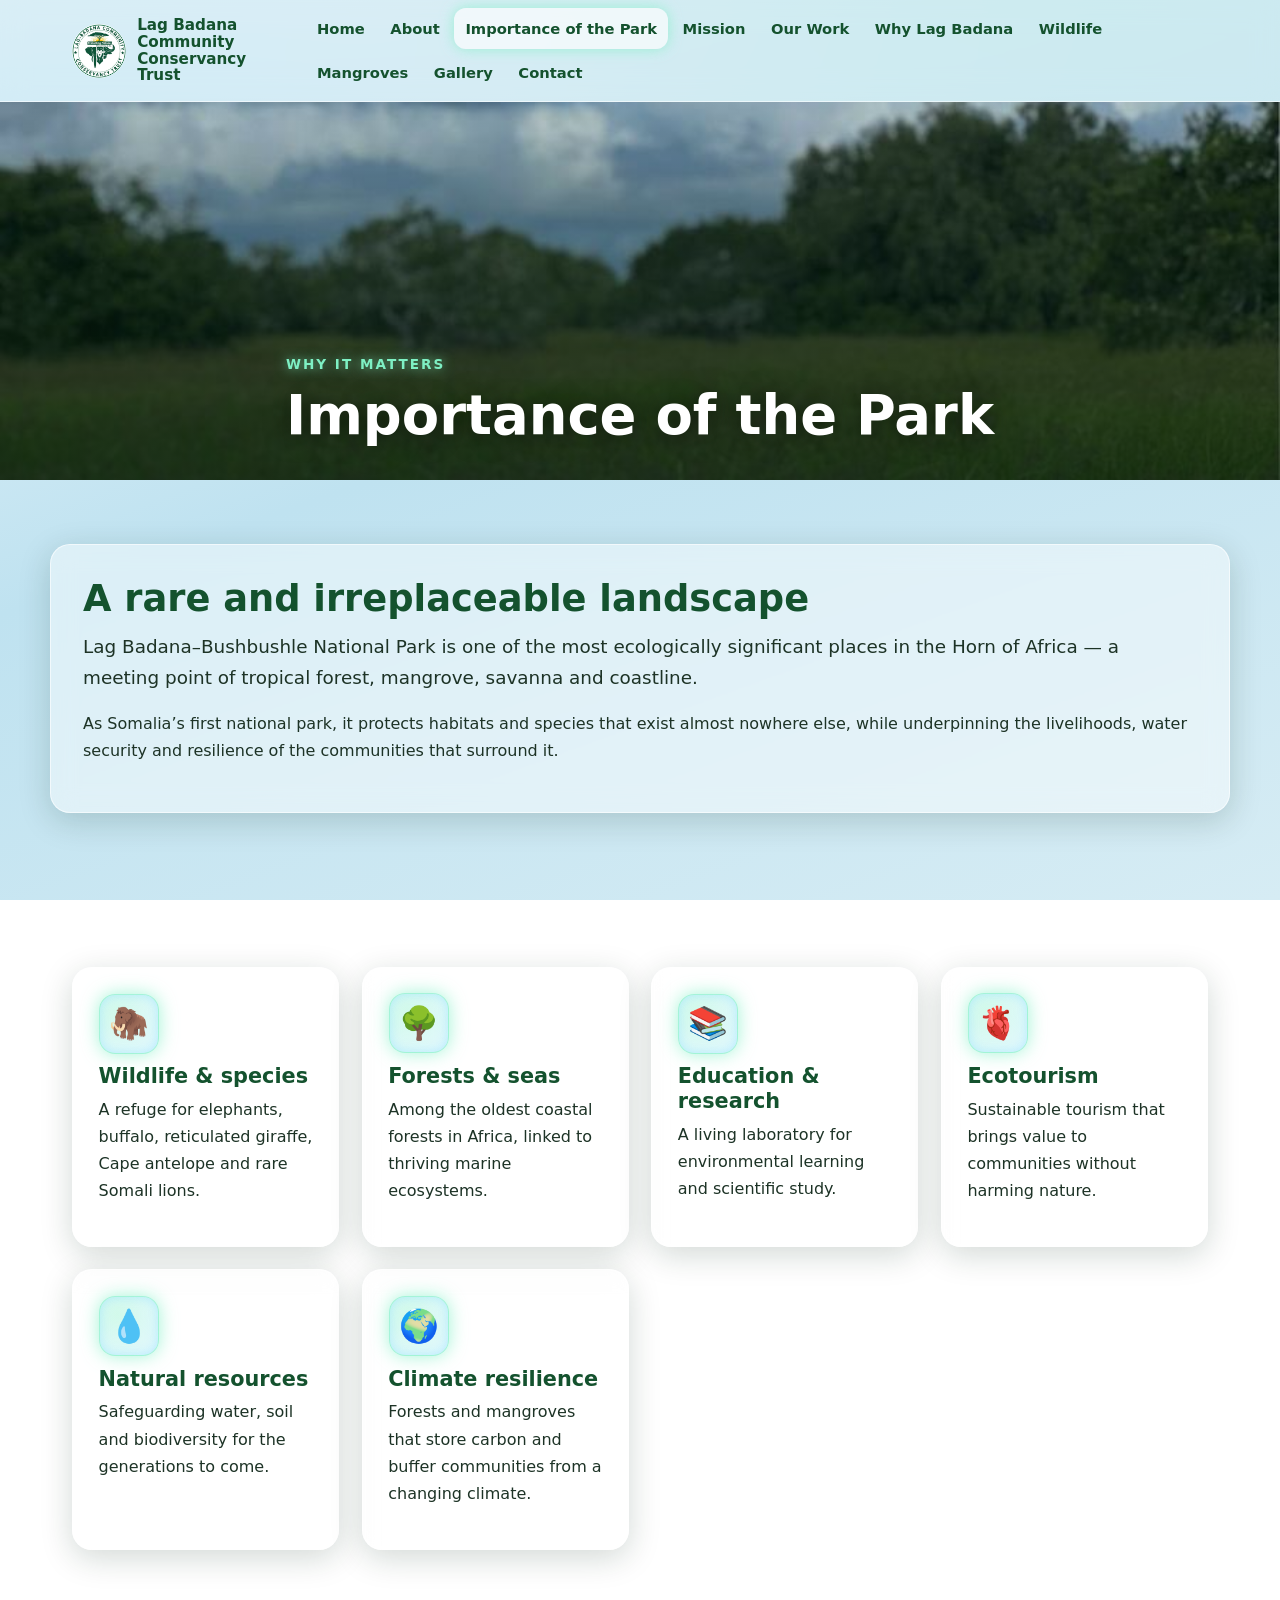
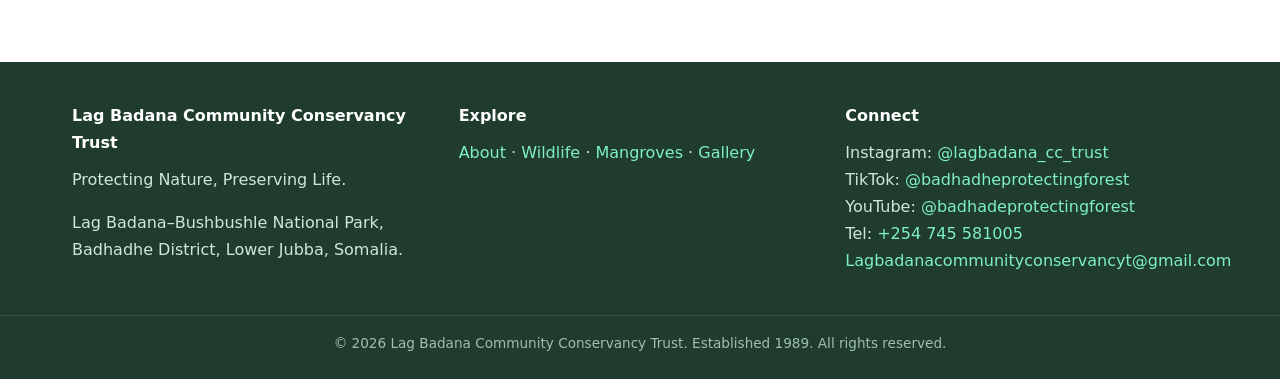
<file: importance.html>
<!DOCTYPE html>
<html lang="en">
<head>
  <meta charset="UTF-8">
  <meta name="viewport" content="width=device-width, initial-scale=1.0">
  <title>Importance of the Park | Lag Badana Community Conservancy Trust</title>
  <meta name="description" content="Lag Badana Community Conservancy Trust &ndash; Protecting Nature, Preserving Life. Conserving the Lag Badana&ndash;Bushbushle National Park, Somalia.">
  <link rel="icon" href="[data-uri]">
  <link rel="stylesheet" href="css/style.css">
</head>
<body>
  <header class="nav">
    <div class="nav-inner">
      <a class="brand" href="index.html">
        <img src="[data-uri]" alt="Lag Badana Community Conservancy Trust logo">
        <span>Lag Badana Community Conservancy Trust</span>
      </a>
      <button class="menu-btn" aria-label="Menu">&#9776;</button>
      <nav class="nav-links">
        <a href="index.html">Home</a>
        <a href="about.html">About</a>
        <a href="importance.html">Importance of the Park</a>
        <a href="mission.html">Mission</a>
        <a href="work.html">Our Work</a>
        <a href="why.html">Why Lag Badana</a>
        <a href="wildlife.html">Wildlife</a>
        <a href="mangroves.html">Mangroves</a>
        <a href="gallery.html">Gallery</a>
        <a href="contact.html">Contact</a>
      </nav>
    </div>
  </header>
  <section class="page-head" style="background-image:url('[data-uri]')">
    <div class="wrap">
      <p class="kicker" style="color:#7ef0c4;text-shadow:0 0 12px rgba(126,240,196,.8)">Why It Matters</p>
      <h1>Importance of the Park</h1>
    </div>
  </section>
  <section class="section">
    <div class="wrap glass">
      <h2>A rare and irreplaceable landscape</h2>
      <p class="lead">Lag Badana&ndash;Bushbushle National Park is one of the most ecologically significant places in the Horn of Africa &mdash; a meeting point of tropical forest, mangrove, savanna and coastline.</p>
      <p>As Somalia&rsquo;s first national park, it protects habitats and species that exist almost nowhere else, while underpinning the livelihoods, water security and resilience of the communities that surround it.</p>
    </div>
  </section>

  <section class="section">
    <div class="wrap">
      <div class="cards">
        <div class="card"><div class="bio-icon">&#129443;</div><h3>Wildlife &amp; species</h3><p>A refuge for elephants, buffalo, reticulated giraffe, Cape antelope and rare Somali lions.</p></div>
        <div class="card"><div class="bio-icon">&#127795;</div><h3>Forests &amp; seas</h3><p>Among the oldest coastal forests in Africa, linked to thriving marine ecosystems.</p></div>
        <div class="card"><div class="bio-icon">&#128218;</div><h3>Education &amp; research</h3><p>A living laboratory for environmental learning and scientific study.</p></div>
        <div class="card"><div class="bio-icon">&#129728;</div><h3>Ecotourism</h3><p>Sustainable tourism that brings value to communities without harming nature.</p></div>
        <div class="card"><div class="bio-icon">&#128167;</div><h3>Natural resources</h3><p>Safeguarding water, soil and biodiversity for the generations to come.</p></div>
        <div class="card"><div class="bio-icon">&#127757;</div><h3>Climate resilience</h3><p>Forests and mangroves that store carbon and buffer communities from a changing climate.</p></div>
      </div>
    </div>
  </section>
  <footer class="footer">
    <div class="wrap footer-grid">
      <div>
        <h4>Lag Badana Community Conservancy Trust</h4>
        <p>Protecting Nature, Preserving Life.</p>
        <p>Lag Badana&ndash;Bushbushle National Park, Badhadhe District, Lower Jubba, Somalia.</p>
      </div>
      <div>
        <h4>Explore</h4>
        <p><a href="about.html">About</a> &middot; <a href="wildlife.html">Wildlife</a> &middot; <a href="mangroves.html">Mangroves</a> &middot; <a href="gallery.html">Gallery</a></p>
      </div>
      <div>
        <h4>Connect</h4>
        <p>
          Instagram: <a href="https://instagram.com/Lagaa_Badana">@Lagaa_Badana</a><br>
          TikTok: <a href="https://www.tiktok.com/@badhadheprotectingforest">@badhadheprotectingforest</a><br>
          YouTube: <a href="https://www.youtube.com/@badhadeprotectingforest">@badhadeprotectingforest</a><br>
          Tel: <a href="tel:+254745581005">+254 745 581005</a><br>
          <a href="mailto:Lagbadanacommunityconservancyt@gmail.com">Lagbadanacommunityconservancyt@gmail.com</a>
        </p>
      </div>
    </div>
    <div class="copy">&copy; 2026 Lag Badana Community Conservancy Trust. Established 1989. All rights reserved.</div>
  </footer>
  <script src="js/main.js"></script>
</body>
</html>
</file>
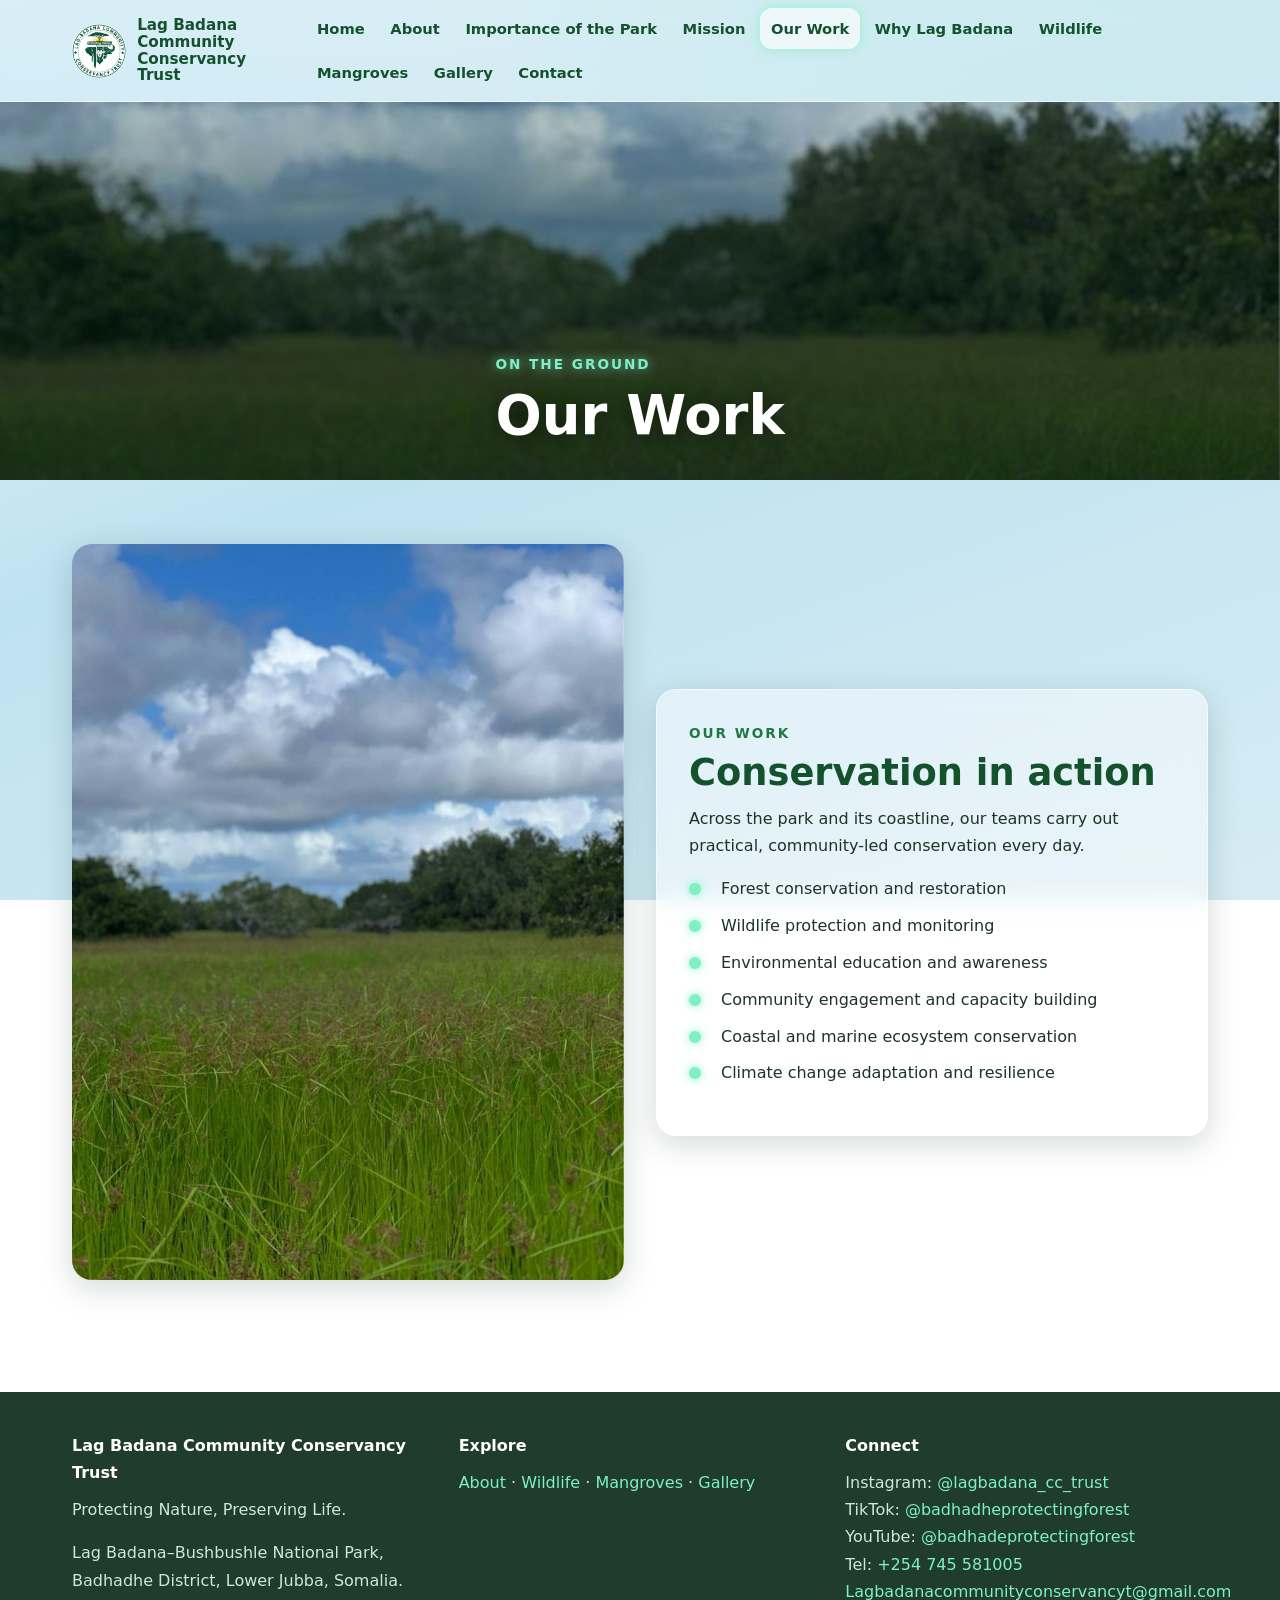
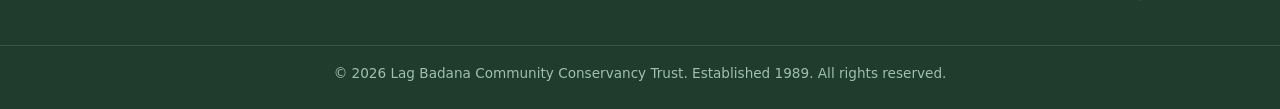
<file: work.html>
<!DOCTYPE html>
<html lang="en">
<head>
  <meta charset="UTF-8">
  <meta name="viewport" content="width=device-width, initial-scale=1.0">
  <title>Our Work | Lag Badana Community Conservancy Trust</title>
  <meta name="description" content="Lag Badana Community Conservancy Trust &ndash; Protecting Nature, Preserving Life. Conserving the Lag Badana&ndash;Bushbushle National Park, Somalia.">
  <link rel="icon" href="[data-uri]">
  <link rel="stylesheet" href="css/style.css">
</head>
<body>
  <header class="nav">
    <div class="nav-inner">
      <a class="brand" href="index.html">
        <img src="[data-uri]" alt="Lag Badana Community Conservancy Trust logo">
        <span>Lag Badana Community Conservancy Trust</span>
      </a>
      <button class="menu-btn" aria-label="Menu">&#9776;</button>
      <nav class="nav-links">
        <a href="index.html">Home</a>
        <a href="about.html">About</a>
        <a href="importance.html">Importance of the Park</a>
        <a href="mission.html">Mission</a>
        <a href="work.html">Our Work</a>
        <a href="why.html">Why Lag Badana</a>
        <a href="wildlife.html">Wildlife</a>
        <a href="mangroves.html">Mangroves</a>
        <a href="gallery.html">Gallery</a>
        <a href="contact.html">Contact</a>
      </nav>
    </div>
  </header>
  <section class="page-head" style="background-image:url('[data-uri]')">
    <div class="wrap">
      <p class="kicker" style="color:#7ef0c4;text-shadow:0 0 12px rgba(126,240,196,.8)">On the Ground</p>
      <h1>Our Work</h1>
    </div>
  </section>
  <section class="section">
    <div class="wrap split">
      <div class="media"><img src="[data-uri]" alt="Tall grassland under a cloudy sky in Lag Badana"></div>
      <div class="glass">
        <p class="kicker">Our Work</p>
        <h2>Conservation in action</h2>
        <p>Across the park and its coastline, our teams carry out practical, community-led conservation every day.</p>
        <ul class="feature-list">
          <li>Forest conservation and restoration</li>
          <li>Wildlife protection and monitoring</li>
          <li>Environmental education and awareness</li>
          <li>Community engagement and capacity building</li>
          <li>Coastal and marine ecosystem conservation</li>
          <li>Climate change adaptation and resilience</li>
        </ul>
      </div>
    </div>
  </section>
  <footer class="footer">
    <div class="wrap footer-grid">
      <div>
        <h4>Lag Badana Community Conservancy Trust</h4>
        <p>Protecting Nature, Preserving Life.</p>
        <p>Lag Badana&ndash;Bushbushle National Park, Badhadhe District, Lower Jubba, Somalia.</p>
      </div>
      <div>
        <h4>Explore</h4>
        <p><a href="about.html">About</a> &middot; <a href="wildlife.html">Wildlife</a> &middot; <a href="mangroves.html">Mangroves</a> &middot; <a href="gallery.html">Gallery</a></p>
      </div>
      <div>
        <h4>Connect</h4>
        <p>
          Instagram: <a href="https://instagram.com/Lagaa_Badana">@Lagaa_Badana</a><br>
          TikTok: <a href="https://www.tiktok.com/@badhadheprotectingforest">@badhadheprotectingforest</a><br>
          YouTube: <a href="https://www.youtube.com/@badhadeprotectingforest">@badhadeprotectingforest</a><br>
          Tel: <a href="tel:+254745581005">+254 745 581005</a><br>
          <a href="mailto:Lagbadanacommunityconservancyt@gmail.com">Lagbadanacommunityconservancyt@gmail.com</a>
        </p>
      </div>
    </div>
    <div class="copy">&copy; 2026 Lag Badana Community Conservancy Trust. Established 1989. All rights reserved.</div>
  </footer>
  <script src="js/main.js"></script>
</body>
</html>
</file>
<file: css/style.css>
/* ============================================================
   Lag Badana Community Conservancy Trust
   Glassy pale-blue + greenery theme with bioluminescent icons
   ============================================================ */

:root{
  --green-900:#0d2c1c;
  --green-700:#14522e;
  --green-500:#227843;
  --green-300:#5fbf86;
  --pale-blue:#d6ecf4;
  --pale-blue-2:#eaf6fb;
  --sky:#bfe2f0;
  --gold:#e0aa28;
  --glow:#7ef0c4;       /* bioluminescent */
  --glow-blue:#6fd6ff;
  --ink:#0f2a1c;
  --text:#1d3326;
  --glass:rgba(255,255,255,0.45);
  --glass-strong:rgba(255,255,255,0.62);
  --glass-border:rgba(255,255,255,0.6);
  --shadow:0 8px 32px rgba(13,44,28,0.18);
  --radius:20px;
}

*{box-sizing:border-box;margin:0;padding:0}
html{scroll-behavior:smooth}
body{
  font-family:'Segoe UI',system-ui,-apple-system,Roboto,Helvetica,Arial,sans-serif;
  color:var(--text);
  line-height:1.7;
  background:
    radial-gradient(1200px 600px at 80% -10%, rgba(126,240,196,0.25), transparent 60%),
    radial-gradient(1000px 500px at 0% 20%, rgba(111,214,255,0.25), transparent 55%),
    linear-gradient(160deg,var(--pale-blue-2) 0%, var(--sky) 45%, var(--pale-blue) 100%);
  background-attachment:fixed;
  min-height:100vh;
}

h1,h2,h3{color:var(--green-700);line-height:1.2;font-weight:800}
h1{font-size:clamp(2rem,5vw,3.4rem)}
h2{font-size:clamp(1.5rem,3vw,2.3rem);margin-bottom:.6rem}
h3{font-size:1.3rem;margin-bottom:.4rem}
p{margin-bottom:1rem}
a{color:var(--green-700);text-decoration:none}
img{max-width:100%;display:block}

.wrap{max-width:1180px;margin:0 auto;padding:0 22px}

/* ---------- NAV ---------- */
.nav{
  position:sticky;top:0;z-index:100;
  backdrop-filter:blur(14px);-webkit-backdrop-filter:blur(14px);
  background:rgba(214,236,244,0.6);
  border-bottom:1px solid var(--glass-border);
}
.nav-inner{display:flex;align-items:center;justify-content:space-between;gap:1rem;padding:.5rem 22px;max-width:1180px;margin:0 auto}
.brand{display:flex;align-items:center;gap:.7rem;font-weight:800;color:var(--green-700)}
.brand img{height:54px;width:54px;border-radius:50%}
.brand span{font-size:.95rem;line-height:1.1;max-width:200px}
.nav-links{display:flex;flex-wrap:wrap;gap:.2rem;align-items:center}
.nav-links a{
  padding:.5rem .7rem;border-radius:12px;font-weight:600;font-size:.92rem;color:var(--green-700);
  transition:.2s;
}
.nav-links a:hover,.nav-links a.active{
  background:var(--glass-strong);
  box-shadow:0 0 14px rgba(126,240,196,0.7);
}
.menu-btn{display:none;background:var(--glass-strong);border:1px solid var(--glass-border);
  border-radius:12px;padding:.5rem .8rem;font-size:1.3rem;cursor:pointer;color:var(--green-700)}

/* ---------- HERO ---------- */
.hero{
  position:relative;min-height:78vh;display:flex;align-items:center;justify-content:center;
  text-align:center;color:#fff;overflow:hidden;
  background-size:cover;background-position:center;
}
.hero::after{content:"";position:absolute;inset:0;background:linear-gradient(180deg,rgba(8,30,18,.35),rgba(8,30,18,.7))}
.hero-content{position:relative;z-index:2;max-width:820px;padding:2rem}
.hero-content h1{color:#fff;text-shadow:0 2px 30px rgba(0,0,0,.5)}
.hero-content p{font-size:1.15rem;color:#eafff5}
.tagline{display:inline-block;margin-top:.4rem;padding:.35rem 1rem;border-radius:30px;
  background:rgba(126,240,196,.18);border:1px solid var(--glow);color:var(--glow);
  font-weight:700;letter-spacing:.5px;text-shadow:0 0 12px rgba(126,240,196,.8)}

/* ---------- BUTTONS ---------- */
.btn{
  display:inline-block;margin-top:1.2rem;padding:.8rem 1.6rem;border-radius:30px;font-weight:700;
  background:linear-gradient(135deg,var(--green-500),var(--green-700));color:#fff;
  box-shadow:0 0 18px rgba(126,240,196,.6);transition:.25s;
}
.btn:hover{transform:translateY(-2px);box-shadow:0 0 28px rgba(126,240,196,.9);color:#fff}

/* ---------- GLASS CARD / SECTIONS ---------- */
.section{padding:4rem 0}
.glass{
  background:var(--glass);backdrop-filter:blur(12px);-webkit-backdrop-filter:blur(12px);
  border:1px solid var(--glass-border);border-radius:var(--radius);
  box-shadow:var(--shadow);padding:2rem;
}
.lead{font-size:1.15rem}
.kicker{text-transform:uppercase;letter-spacing:2px;color:var(--green-500);font-weight:700;font-size:.85rem;margin-bottom:.4rem}

/* two-column media+text */
.split{display:grid;grid-template-columns:1fr 1fr;gap:2rem;align-items:center}
.split.rev .media{order:2}
.media img,.media video{width:100%;border-radius:var(--radius);box-shadow:var(--shadow);object-fit:cover}
@media(max-width:820px){.split{grid-template-columns:1fr}.split.rev .media{order:0}}

/* cards grid */
.cards{display:grid;grid-template-columns:repeat(auto-fit,minmax(240px,1fr));gap:1.4rem;margin-top:1.6rem}
.card{
  background:var(--glass);backdrop-filter:blur(10px);-webkit-backdrop-filter:blur(10px);
  border:1px solid var(--glass-border);border-radius:var(--radius);padding:1.6rem;
  box-shadow:var(--shadow);transition:.25s;
}
.card:hover{transform:translateY(-4px);box-shadow:0 12px 40px rgba(13,44,28,.22),0 0 22px rgba(126,240,196,.4)}
.bio-icon{
  font-size:2rem;display:inline-flex;width:60px;height:60px;align-items:center;justify-content:center;
  border-radius:16px;margin-bottom:.7rem;
  background:radial-gradient(circle at 30% 30%,rgba(126,240,196,.35),rgba(111,214,255,.18));
  border:1px solid rgba(126,240,196,.6);
  box-shadow:0 0 18px rgba(126,240,196,.7), inset 0 0 12px rgba(111,214,255,.4);
  color:var(--green-700);
}

/* ---------- SCROLLING BANNER ---------- */
.banner{padding:2.5rem 0 1rem}
.marquee{overflow:hidden;position:relative;-webkit-mask-image:linear-gradient(90deg,transparent,#000 6%,#000 94%,transparent);
  mask-image:linear-gradient(90deg,transparent,#000 6%,#000 94%,transparent)}
.marquee-track{display:flex;gap:1rem;width:max-content;animation:scroll 40s linear infinite}
.marquee:hover .marquee-track{animation-play-state:paused}
.marquee-track img{height:230px;width:340px;object-fit:cover;border-radius:16px;
  box-shadow:var(--shadow);border:2px solid rgba(255,255,255,.5)}
@keyframes scroll{from{transform:translateX(0)}to{transform:translateX(-50%)}}

/* ---------- LISTS ---------- */
.feature-list{list-style:none;display:grid;gap:.6rem;margin:1rem 0}
.feature-list li{padding-left:2rem;position:relative}
.feature-list li::before{content:"";position:absolute;left:0;top:.5em;width:12px;height:12px;border-radius:50%;
  background:var(--glow);box-shadow:0 0 10px var(--glow)}

/* ---------- GALLERY ---------- */
.gallery-grid{display:grid;grid-template-columns:repeat(auto-fill,minmax(260px,1fr));gap:1rem}
.gallery-grid img,.gallery-grid video{width:100%;height:240px;object-fit:cover;border-radius:16px;box-shadow:var(--shadow);
  transition:.25s;border:2px solid rgba(255,255,255,.5)}
.gallery-grid img:hover{transform:scale(1.02);box-shadow:0 0 26px rgba(126,240,196,.6)}

/* ---------- CONTACT ---------- */
.contact-grid{display:grid;grid-template-columns:repeat(auto-fit,minmax(220px,1fr));gap:1.2rem}
.contact-card{display:flex;gap:1rem;align-items:flex-start}
.contact-card a{font-weight:600;word-break:break-word}

/* video block */
.video-frame{position:relative;border-radius:var(--radius);overflow:hidden;box-shadow:var(--shadow)}
.video-note{font-size:.85rem;color:#5b7568;margin-top:.4rem;font-style:italic}

/* ---------- FOOTER ---------- */
.footer{margin-top:3rem;background:rgba(13,44,28,.92);color:#cfe8d8;padding:2.5rem 0 1.5rem}
.footer a{color:var(--glow)}
.footer-grid{display:grid;grid-template-columns:repeat(auto-fit,minmax(200px,1fr));gap:1.5rem}
.footer h4{color:#fff;margin-bottom:.6rem}
.footer .copy{text-align:center;margin-top:1.5rem;font-size:.85rem;color:#9fc0ad;border-top:1px solid rgba(255,255,255,.12);padding-top:1rem}

/* page header (non-home) */
.page-head{position:relative;min-height:42vh;display:flex;align-items:flex-end;color:#fff;
  background-size:cover;background-position:center;overflow:hidden}
.page-head::after{content:"";position:absolute;inset:0;background:linear-gradient(180deg,rgba(8,30,18,.2),rgba(8,30,18,.75))}
.page-head .wrap{position:relative;z-index:2;padding-bottom:2rem}
.page-head h1{color:#fff;text-shadow:0 2px 24px rgba(0,0,0,.5)}

@media(max-width:820px){
  .menu-btn{display:block}
  .nav-links{display:none;width:100%;flex-direction:column;align-items:stretch;padding:.5rem 0}
  .nav-links.open{display:flex}
  .nav-inner{flex-wrap:wrap}
  .brand span{display:none}
}
/* LOGO OVERRIDE */
.brand img{content:url('../images/logo.png');object-fit:contain}
</file>
